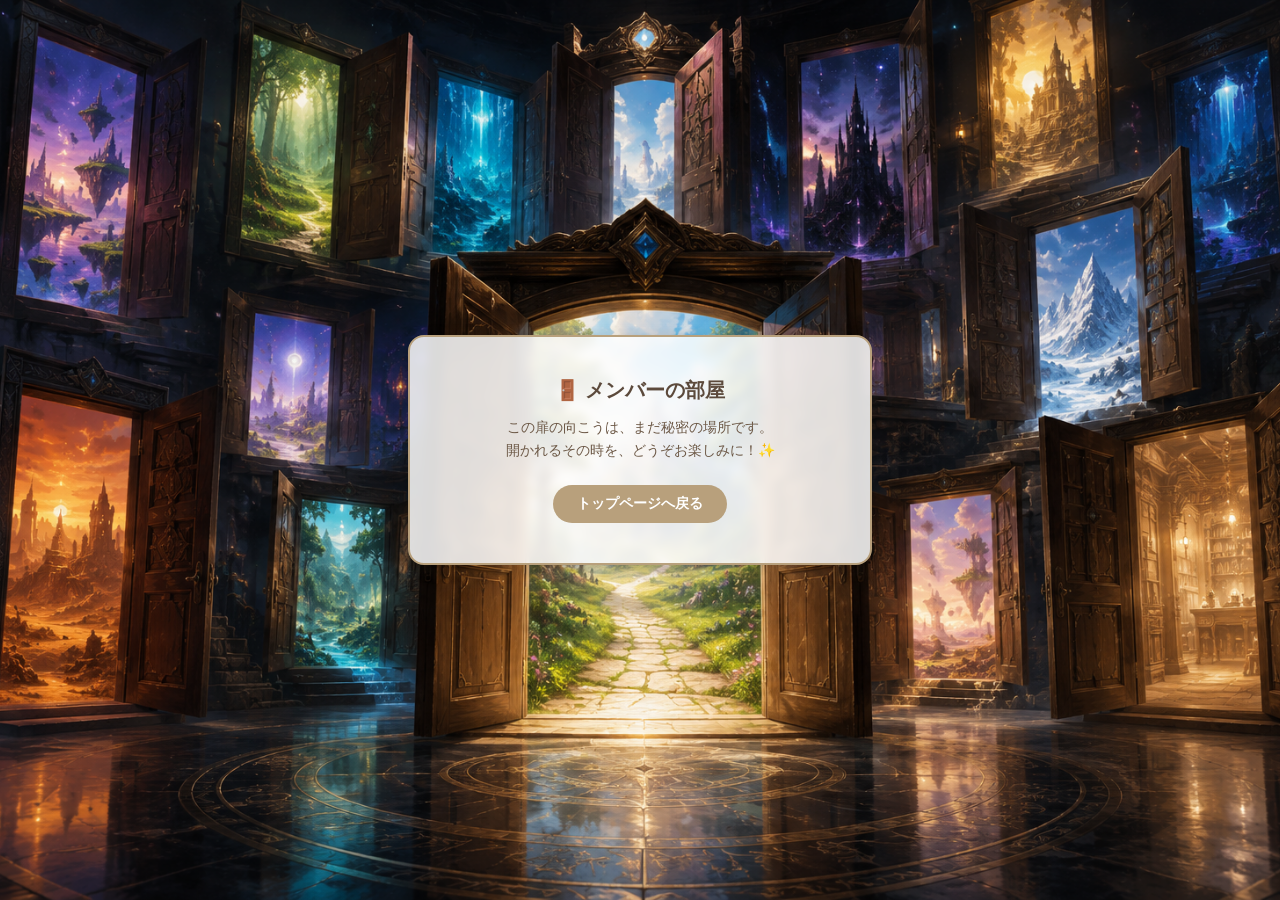
<file: member-portal.html>
<!DOCTYPE html>
<html lang="ja">
<head>
    <meta charset="UTF-8">
    <meta name="viewport" content="width=device-width, initial-scale=1.0">
    <title>メンバーの部屋 | RunoraChill</title>
    <style>
        html, body {
            margin: 0;
            padding: 0;
            width: 100%;
            height: 100%;
            display: flex;
            justify-content: center;
            align-items: center;
            background-color: #f6eed6;
            font-family: 'Helvetica Neue', Arial, sans-serif;
            overflow: hidden;
        }

        .page-wrapper {
            width: 100%;
            height: 100%;
            /* 扉の背景画像を指定：正しいファイル名に修正しました */
            background-image: url('210E7027-DACA-4FB5-829C-EF1E36F520ED.png');
            background-size: cover;
            background-position: center;
            display: flex;
            justify-content: center;
            align-items: center;
        }

        .box {
            text-align: center;
            background: rgba(255, 255, 255, 0.85);
            border: 2px solid #b8a07c;
            padding: 40px 30px;
            border-radius: 16px;
            box-shadow: 0 4px 15px rgba(0,0,0,0.2);
            max-width: 400px;
            width: 85%;
            backdrop-filter: blur(5px);
        }

        .title { font-size: 20px; font-weight: bold; color: #5c4a3c; margin-bottom: 12px; }
        .message { font-size: 14px; color: #6d5947; line-height: 1.6; margin-bottom: 24px; }
        .back-button {
            display: inline-block;
            text-decoration: none;
            background: #b8a07c;
            color: #ffffff;
            padding: 10px 24px;
            border-radius: 20px;
            font-size: 14px;
            font-weight: bold;
            transition: 0.3s;
        }
        .back-button:hover { background: #8c7662; }
    </style>
</head>
<body>
    <div class="page-wrapper">
        <div class="box">
            <div class="title">🚪 メンバーの部屋</div>
            <div class="message">
                この扉の向こうは、まだ秘密の場所です。<br>
                開かれるその時を、どうぞお楽しみに！✨
            </div>
            <a href="index.html" class="back-button">トップページへ戻る</a>
        </div>
    </div>
</body>
</html>
</file>
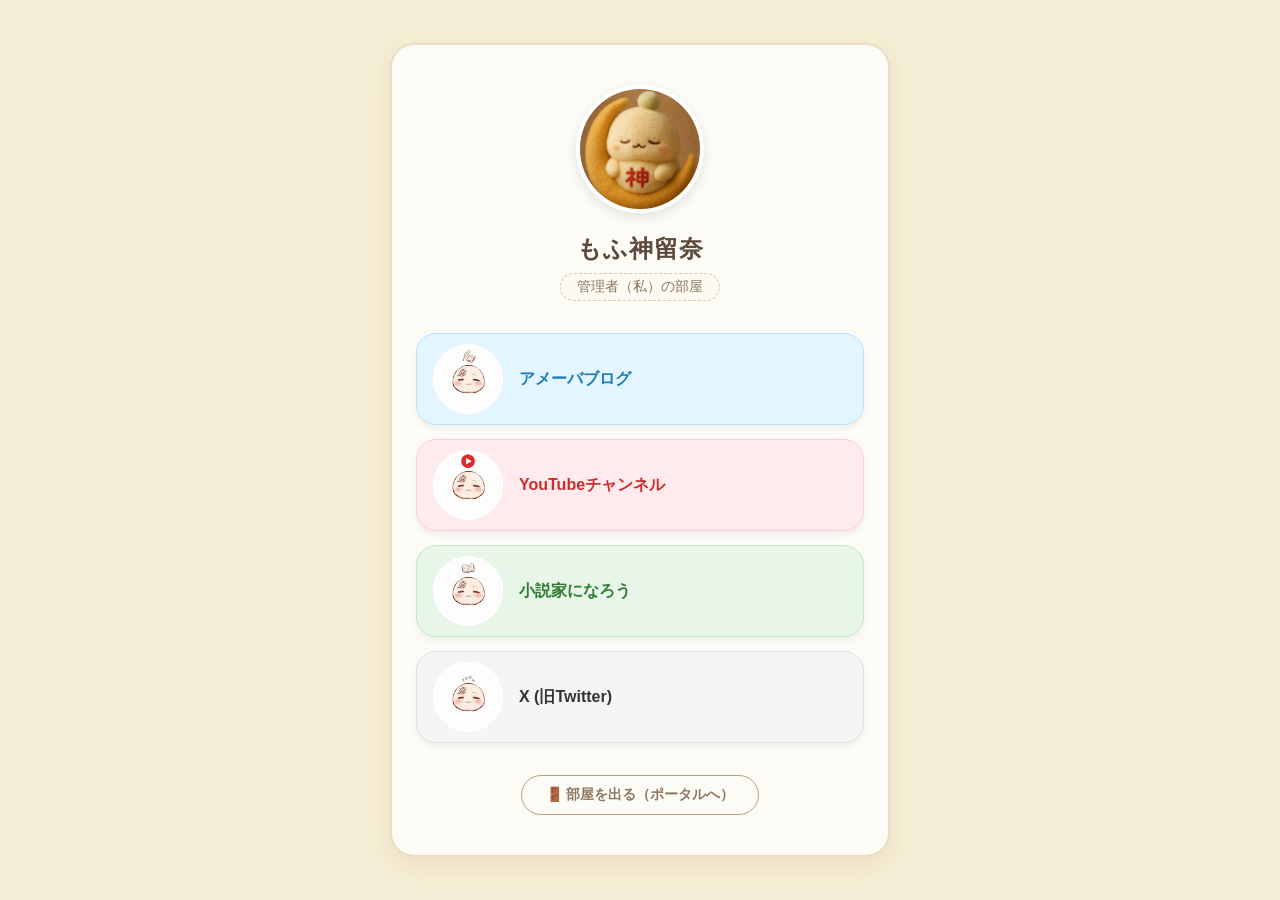
<file: my-room.html>
<!DOCTYPE html>
<html lang="ja">
<head>
    <meta charset="UTF-8">
    <meta name="viewport" content="width=device-width, initial-scale=1.0">
    <title>もふ神留奈の部屋 - RunoraChill</title>
    <style>
        html, body {
            margin: 0;
            padding: 0;
            width: 100%;
            min-height: 100vh;
            background-color: #f6eed6;
            font-family: 'Helvetica Neue', Arial, 'Hiragino Kaku Gothic ProN', 'Hiragino Sans', Meiryo, sans-serif;
            color: #4a3b32;
            display: flex;
            justify-content: center;
            align-items: center;
        }

        /* 🌳 お部屋のベースカード */
        .room-container {
            width: 90%;
            max-width: 500px;
            background: rgba(255, 255, 255, 0.75);
            border-radius: 24px;
            padding: 40px 24px;
            box-shadow: 0 8px 24px rgba(184, 160, 124, 0.2);
            border: 2px solid #eaddc3;
            text-align: center;
            box-sizing: border-box;
            margin: 20px 0;
        }

        /* 🖼️ アイコン画像設定 */
        .profile-icon {
            width: 120px;
            height: 120px;
            border-radius: 50%;
            object-fit: cover;
            border: 4px solid #fff;
            box-shadow: 0 4px 12px rgba(0,0,0,0.1);
            background-color: #fff;
        }

        /* 👑 お名前 */
        .profile-name {
            font-size: 24px;
            font-weight: bold;
            margin: 16px 0 8px 0;
            color: #5c4a3c;
            letter-spacing: 1px;
        }

        .profile-title {
            font-size: 14px;
            color: #8c7662;
            margin-bottom: 32px;
            background: #fdfaf2;
            display: inline-block;
            padding: 4px 16px;
            border-radius: 20px;
            border: 1px dashed #d9caa7;
        }

        /* 🔗 SNSリンクボタン群 */
        .sns-links-container {
            display: flex;
            flex-direction: column;
            gap: 14px;
            margin-bottom: 32px;
        }

        .sns-btn {
            display: flex;
            align-items: center;
            justify-content: flex-start;
            padding: 10px 16px;
            border-radius: 20px;
            text-decoration: none;
            font-weight: bold;
            font-size: 16px;
            transition: all 0.3s ease;
            box-shadow: 0 4px 6px rgba(0,0,0,0.05);
            gap: 16px;
        }

        .sns-btn:hover {
            transform: translateY(-2px);
            box-shadow: 0 6px 12px rgba(0,0,0,0.1);
        }

        /* 💡 ボタン内画像アイコンのサイズ調整 */
        .btn-icon-img {
            width: 66px;
            height: 66px;
            object-fit: cover;
            border-radius: 50%;
            background-color: #fff;
            flex-shrink: 0;
            border: 2px solid rgba(255, 255, 255, 0.8);
        }

        /* 各SNSの限定カラー */
        .btn-ameblo { background-color: #e3f5ff; color: #1d7bb8; border: 1px solid #bce2f7; }
        .btn-youtube { background-color: #ffebee; color: #ce2c2c; border: 1px solid #ffccd2; }
        .btn-narou { background-color: #e8f5e9; color: #2e7d32; border: 1px solid #c8e6c9; }
        .btn-x { background-color: #f5f5f5; color: #333333; border: 1px solid #e0e0e0; }

        /* 🚪 退室ボタン */
        .back-home {
            display: inline-flex;
            align-items: center;
            justify-content: center;
            gap: 6px;
            text-decoration: none;
            color: #8c7662;
            font-size: 14px;
            font-weight: bold;
            padding: 10px 24px;
            border-radius: 20px;
            border: 1.5px solid #b8a07c;
            background-color: transparent;
            transition: all 0.2s ease;
        }

        .back-home:hover {
            background-color: #b8a07c;
            color: #fff;
        }
    </style>
</head>
<body>

    <div class="room-container">
        <!-- プロフィールアイコン画像 -->
        <img src="4B41A8E5-ABB3-4F14-9EB5-2DE9025E0A63.png" alt="もふ神留奈 アイコン" class="profile-icon">

        <!-- お名前 -->
        <div class="profile-name">もふ神留奈</div>
        <div class="profile-title">管理者（私）の部屋</div>

        <!-- SNSリンク一覧 -->
        <div class="sns-links-container">
            <!-- ブログ -->
            <a href="https://ameblo.jp/mofugamiruna0111/" target="_blank" class="sns-btn btn-ameblo">
                <img src="IMG_4877.png" alt="" class="btn-icon-img">アメーバブログ
            </a>
            
            <!-- YouTube -->
            <a href="https://youtube.com/@mofugamiruna0111?si=8X5W4yfu_Zj2V09T" target="_blank" class="sns-btn btn-youtube">
                <img src="IMG_4876.png" alt="" class="btn-icon-img">YouTubeチャンネル
            </a>
            
            <!-- 小説家になろう -->
            <a href="https://mypage.syosetu.com/3068539/" target="_blank" class="sns-btn btn-narou">
                <img src="IMG_4878.png" alt="" class="btn-icon-img">小説家になろう
            </a>

            <!-- X -->
            <a href="https://x.com/mofugamiruna111?s=11" target="_blank" class="sns-btn btn-x">
                <img src="IMG_4879.png" alt="" class="btn-icon-img">X (旧Twitter)
            </a>
        </div>

        <!-- ポータルへ戻る -->
        <a href="index.html" class="back-home">
            🚪 部屋を出る（ポータルへ）
        </a>
    </div>

</body>
</html>
</file>
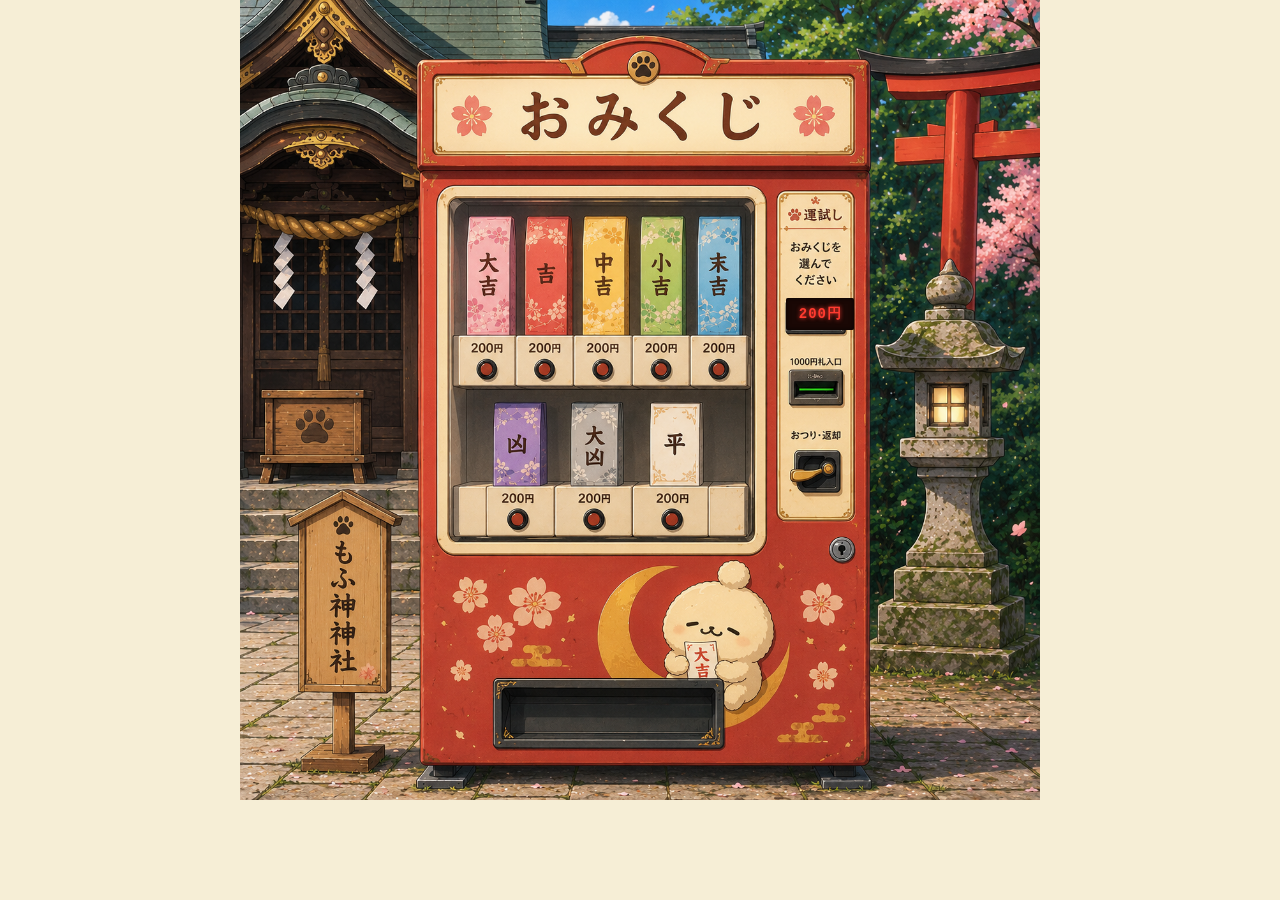
<file: omikuji.html>
<!DOCTYPE html>
<html lang="ja">
<head>
    <meta charset="UTF-8">
    <meta name="viewport" content="width=device-width, initial-scale=1.0">
    <title>もふ神神社 - おみくじ自販機</title>
    <style>
        html, body {
            margin: 0;
            padding: 0;
            width: 100%;
            background-color: #f6eed6;
            font-family: 'Helvetica Neue', Arial, 'Hiragino Kaku Gothic ProN', 'Hiragino Sans', Meiryo, sans-serif;
            overflow-x: hidden;
        }

        .wrapper {
            position: relative;
            width: 100%;
            max-width: 800px;
            margin: 0 auto;
            line-height: 0;
        }

        .base-image {
            width: 100%;
            height: auto;
            display: block;
            min-height: 300px;
            background-color: #f6eed6;
        }

        /* 📟 自販機のデジタル液晶風表示 */
        .vending-display {
            position: absolute;
            top: 37.3%;
            left: 68.3%;
            width: 8.5%;
            height: 4.0%;
            background-color: #1a0805;
            color: #ff3b30;
            font-family: 'Courier New', Courier, monospace;
            font-weight: bold;
            font-size: 1.8vw;
            display: flex;
            align-items: center;
            justify-content: center;
            letter-spacing: 1px;
            border-radius: 2px;
            box-shadow: inset 0 0 5px rgba(0,0,0,0.8);
            text-shadow: 0 0 4px #ff3b30;
            pointer-events: none;
            z-index: 10;
        }

        @media (min-width: 800px) {
            .vending-display { font-size: 14px; }
        }

        /* 🔴 ボタン共通の透明クリックエリア */
        .vending-btn {
            position: absolute;
            cursor: pointer;
            z-index: 20;
        }

        /* 上段のボタン5つ */
        .btn-daikichi { top: 44.5%; left: 28.5%; width: 4.8%; height: 2.8%; }
        .btn-kichi    { top: 44.5%; left: 35.7%; width: 4.8%; height: 2.8%; }
        .btn-chukichi { top: 44.5%; left: 43.0%; width: 4.8%; height: 2.8%; }
        .btn-shokichi { top: 44.5%; left: 50.2%; width: 4.8%; height: 2.8%; }
        .btn-suekichi { top: 44.5%; left: 57.5%; width: 4.8%; height: 2.8%; }

        /* 下段のボタン3つ */
        .btn-kyou     { top: 63.3%; left: 32.2%; width: 4.8%; height: 2.8%; }
        .btn-daikyou  { top: 63.3%; left: 41.9%; width: 4.8%; height: 2.8%; }
        .btn-taira    { top: 63.3%; left: 51.5%; width: 4.8%; height: 2.8%; }

        /* 📜 取り出し口から飛び出すおみくじカード（見切れ対策版） */
        .omikuji-card {
            display: none;
            position: absolute;
            top: 50%; /* 🛠️ 自販機の中央付近に浮かび上がるように変更 */
            left: 50%;
            transform: translate(-50%, -50%) scale(0.5);
            width: 70%; /* 🛠️ スマホでも文字が読みやすいように少し横幅を広げました */
            max-width: 340px;
            background: #ffffff;
            padding: 16px;
            border-radius: 15px;
            border: 3px solid #eaddc3;
            box-shadow: 0 10px 30px rgba(0,0,0,0.3);
            text-align: center;
            line-height: 1.4;
            z-index: 50;
            opacity: 0;
            box-sizing: border-box;
        }

        .omikuji-card.disp-anime {
            display: block;
            animation: emergeCard 0.5s cubic-bezier(0.175, 0.885, 0.32, 1.2) forwards;
        }

        @keyframes emergeCard {
            0% { transform: translate(-50%, -30%) scale(0.7); opacity: 0; }
            100% { transform: translate(-50%, -50%) scale(1); opacity: 1; }
        }

        .card-lucky {
            font-size: 5.5vw;
            font-weight: bold;
            margin: 8px 0;
        }
        .card-desc {
            font-size: 3.2vw; /* 🛠️ 文字が小さすぎず、見切れないサイズに調整 */
            color: #5c4a3c;
            margin-bottom: 12px;
            padding: 0 5px;
            line-height: 1.5;
        }

        .back-btn {
            display: inline-block;
            padding: 8px 20px;
            background-color: #b8a07c;
            color: white;
            text-decoration: none;
            border-radius: 8px;
            font-size: 3.4vw;
            font-weight: bold;
            line-height: 1.2;
            box-shadow: 0 2px 5px rgba(0,0,0,0.1);
        }

        @media (min-width: 800px) {
            .card-lucky { font-size: 32px; }
            .card-desc { font-size: 14px; }
            .back-btn { font-size: 14px; }
        }
    </style>
</head>
<body>

    <div class="wrapper" id="main-wrapper">
        <img src="C1F896B4-C794-46E9-9A5B-98FAFB7E6516.png" 
             id="vending-img"
             alt="おみくじ自販機" 
             class="base-image"
             onerror="tryAlternativePaths(this)">

        <!-- 📟 デジタル液晶画面 -->
        <div class="vending-display" id="disp-text">200円</div>

        <!-- 🔴 透明なボタン判定エリア -->
        <div class="vending-btn btn-daikichi" data-btn="大吉"></div>
        <div class="vending-btn btn-kichi"    data-btn="吉"></div>
        <div class="vending-btn btn-chukichi" data-btn="中吉"></div>
        <div class="vending-btn btn-shokichi" data-btn="小吉"></div>
        <div class="vending-btn btn-suekichi" data-btn="末吉"></div>
        
        <div class="vending-btn btn-kyou"     data-btn="凶"></div>
        <div class="vending-btn btn-daikyou"  data-btn="大凶"></div>
        <div class="vending-btn btn-taira"    data-btn="平"></div>

        <!-- 📜 おみくじカード -->
        <div class="omikuji-card" id="omikuji-card">
            <h3 style="margin: 0; color: #8c7662; font-size: 13px;">⛩️ もふ神神社 御御籤 ⛩️</h3>
            <hr style="border: 1px dashed #eaddc3; margin: 6px 0;">
            <div class="card-lucky" id="card-lucky">大吉</div>
            <div class="card-desc" id="card-desc">結果テキスト</div>
            <a href="index.html" class="back-btn">ポータルに戻る</a>
        </div>
    </div>

    <script>
        let pathTryCount = 0;
        function tryAlternativePaths(imgElement) {
            pathTryCount++;
            const originalName = "C1F896B4-C794-46E9-9A5B-98FAFB7E6516.png";
            if (pathTryCount === 1) imgElement.src = "./" + originalName;
            else if (pathTryCount === 2) imgElement.src = "C794-46E9-9A5B-98FAFB7E6516.png";
            else if (pathTryCount === 3) imgElement.src = "C1F896B4-C794-46E9-9A5B-98FAFB7E6516.PNG";
        }

        const dispText = document.getElementById('disp-text');
        const card = document.getElementById('omikuji-card');
        const cardLucky = document.getElementById('card-lucky');
        const cardDesc = document.getElementById('card-desc');
        const buttons = document.querySelectorAll('.vending-btn');

        const omikujiResults = [
            { lucky: '✨大吉✨', desc: '創作運・交流運ともに最高潮！もふ神様があなたの背中を優しく押してくれています🐾', color: '#e74c3c' },
            { lucky: '🌸吉🌸', desc: 'とても平穏で素敵な一日。何気ないチャットの中に素敵な創作のヒントが隠れているかも。', color: '#e67e22' },
            { lucky: '🍃中吉🍃', desc: '美味しいお茶を飲んでまったり過ごすと吉。コミュニティに幸せが満ちています。', color: '#f39c12' },
            { lucky: '🐾小吉🐾', desc: '小さな幸運がトコトコ歩いてやってくる予感。お気に入りの部屋に遊びに行ってみよう！', color: '#3498db' },
            { lucky: '☀️末吉☀️', desc: 'これからどんどん運気が上がっていくワクワクな状態。マイペースに進むのが一番です。', color: '#16a085' },
            { lucky: '🔮凶🔮', desc: 'ちょっぴりお疲れ気味かも？今日はいっぱいもふもふして、のんびりエネルギーを蓄えましょう。', color: '#9b59b6' },
            { lucky: '🌧️大凶🌧️', desc: '逆にここからは運気が上がるしかない大チャンス！もふ神神社へのお賽銭があなたを守ります。', color: '#7f8c8d' },
            { lucky: '🌾平（たいら）🌾', desc: '波風の立たない、とても穏やかでまっすぐな一日。創作の基盤をじっくり作るのに最適です。', color: '#2c3e50' }
        ];

        let isDrawing = false;

        buttons.forEach(btn => {
            btn.addEventListener('click', () => {
                if (isDrawing) return;
                isDrawing = true;

                card.classList.remove('disp-anime');

                try {
                    const pressAudio = new Audio('https://assets.mixkit.co/active_storage/sfx/2568/2568-200.wav');
                    pressAudio.volume = 0.4;
                    pressAudio.play().catch(() => {});
                } catch(e){}

                let count = 0;
                const interval = setInterval(() => {
                    dispText.textContent = count % 2 === 0 ? "⏳" : "抽選";
                    count++;
                }, 200);

                setTimeout(() => {
                    clearInterval(interval);
                    dispText.textContent = "○円";

                    try {
                        const dropAudio = new Audio('https://assets.mixkit.co/active_storage/sfx/1011/1011-200.wav');
                        dropAudio.volume = 0.5;
                        dropAudio.play().catch(() => {});
                    } catch(e){}

                    const result = omikujiResults[Math.floor(Math.random() * omikujiResults.length)];

                    cardLucky.textContent = result.lucky;
                    cardLucky.style.color = result.color;
                    cardDesc.textContent = result.desc;

                    card.classList.add('disp-anime');

                    isDrawing = false;
                }, 1400);
            });
        });
    </script>

</body>
</html>
</file>
